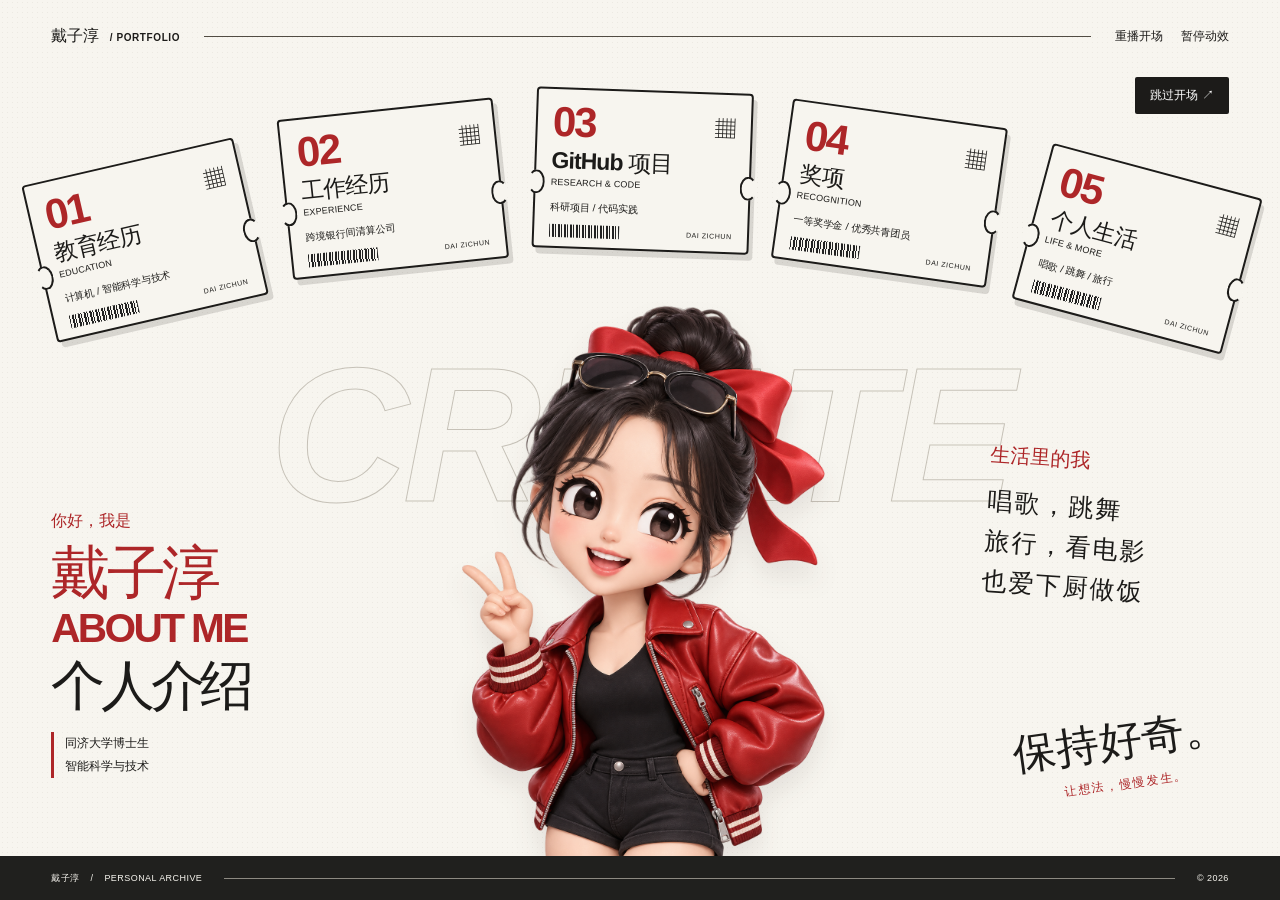
<file: index.html>
<!doctype html>
<html lang="zh-CN">
<head>
  <meta charset="UTF-8"><meta name="viewport" content="width=device-width,initial-scale=1">
  <meta name="description" content="戴子淳的个人主页：教育经历、数据工作、可视化科研项目与生活。">
  <meta name="theme-color" content="#edf1fb"><title>戴子淳 · 个人主页</title>
  <link rel="stylesheet" href="styles.css?v=3"><script src="content.js?v=3" defer></script><script src="app.js?v=3" defer></script>
</head>
<body>
  <header class="masthead"><a class="wordmark" href="#">戴子淳 <span>/ PORTFOLIO</span></a><span class="header-rule"></span><div class="header-actions"><button id="replay">重播开场</button><button class="motion-toggle" aria-pressed="false">暂停动效</button></div></header>
  <main class="cover">
    <nav class="tickets" aria-label="探索个人经历"><a class="ticket" href="#education" data-section="education" style="--i:0"><span class="ticket-top"><b>01</b><span class="ticket-dots" aria-hidden="true">▦</span></span><span class="ticket-title">教育经历</span><span class="ticket-en">EDUCATION</span><span class="ticket-description">计算机 / 智能科学与技术</span><span class="ticket-bottom"><span class="barcode" aria-hidden="true"></span><span>DAI ZICHUN</span></span></a><a class="ticket" href="#experience" data-section="experience" style="--i:1"><span class="ticket-top"><b>02</b><span class="ticket-dots" aria-hidden="true">▦</span></span><span class="ticket-title">工作经历</span><span class="ticket-en">EXPERIENCE</span><span class="ticket-description">跨境银行间清算公司</span><span class="ticket-bottom"><span class="barcode" aria-hidden="true"></span><span>DAI ZICHUN</span></span></a><a class="ticket" href="#projects" data-section="projects" style="--i:2"><span class="ticket-top"><b>03</b><span class="ticket-dots" aria-hidden="true">▦</span></span><span class="ticket-title">GitHub 项目</span><span class="ticket-en">RESEARCH & CODE</span><span class="ticket-description">科研项目 / 代码实践</span><span class="ticket-bottom"><span class="barcode" aria-hidden="true"></span><span>DAI ZICHUN</span></span></a><a class="ticket" href="#awards" data-section="awards" style="--i:3"><span class="ticket-top"><b>04</b><span class="ticket-dots" aria-hidden="true">▦</span></span><span class="ticket-title">奖项</span><span class="ticket-en">RECOGNITION</span><span class="ticket-description">一等奖学金 / 优秀共青团员</span><span class="ticket-bottom"><span class="barcode" aria-hidden="true"></span><span>DAI ZICHUN</span></span></a><a class="ticket" href="#life" data-section="life" style="--i:4"><span class="ticket-top"><b>05</b><span class="ticket-dots" aria-hidden="true">▦</span></span><span class="ticket-title">个人生活</span><span class="ticket-en">LIFE & MORE</span><span class="ticket-description">唱歌 / 跳舞 / 旅行</span><span class="ticket-bottom"><span class="barcode" aria-hidden="true"></span><span>DAI ZICHUN</span></span></a></nav>
    <div class="backdrop-word" aria-hidden="true">CREATE</div>
    <section class="cover-title" aria-labelledby="name"><p>你好，我是</p><h1 id="name">戴子淳<span>ABOUT ME</span><strong>个人介绍</strong></h1><div class="cover-meta">同济大学博士生<br>智能科学与技术</div></section>
    <div class="character-stage"><div class="character-motion"><img class="character" src="assets/character-v2.png" alt="戴子淳的红黑穿搭潮玩风3D人物，黑发红蝴蝶结与头戴墨镜" fetchpriority="high"></div><div class="character-caption" aria-live="polite"></div></div>
    <aside class="handwritten"><h2>生活里的我</h2><p>唱歌，跳舞<br>旅行，看电影<br>也爱下厨做饭</p></aside>
    <div class="cover-signature"><span>保持好奇。</span><small>让想法，慢慢发生。</small></div>
    <button id="skip-intro" hidden>跳过开场 ↗</button>
  </main>
  <footer><span>戴子淳 <span class="footer-separator">/</span> PERSONAL ARCHIVE</span><span class="footer-rule"></span><span>© <span id="year"></span></span></footer>
  <dialog id="detail" aria-labelledby="detail-title"><div class="detail-toolbar"><span class="detail-brand">Z·C <span>PERSONAL NOTES</span></span><button class="close-button" aria-label="关闭详情">关闭 <span aria-hidden="true">×</span></button></div><div class="detail-body"><p id="detail-kicker" class="eyebrow"></p><h2 id="detail-title"></h2><p id="detail-subtitle"></p><div id="detail-content"></div></div><div class="detail-footer"><span id="detail-page"></span><button id="next-section">下一章 <span aria-hidden="true">→</span></button></div></dialog>
</body></html>
</file>
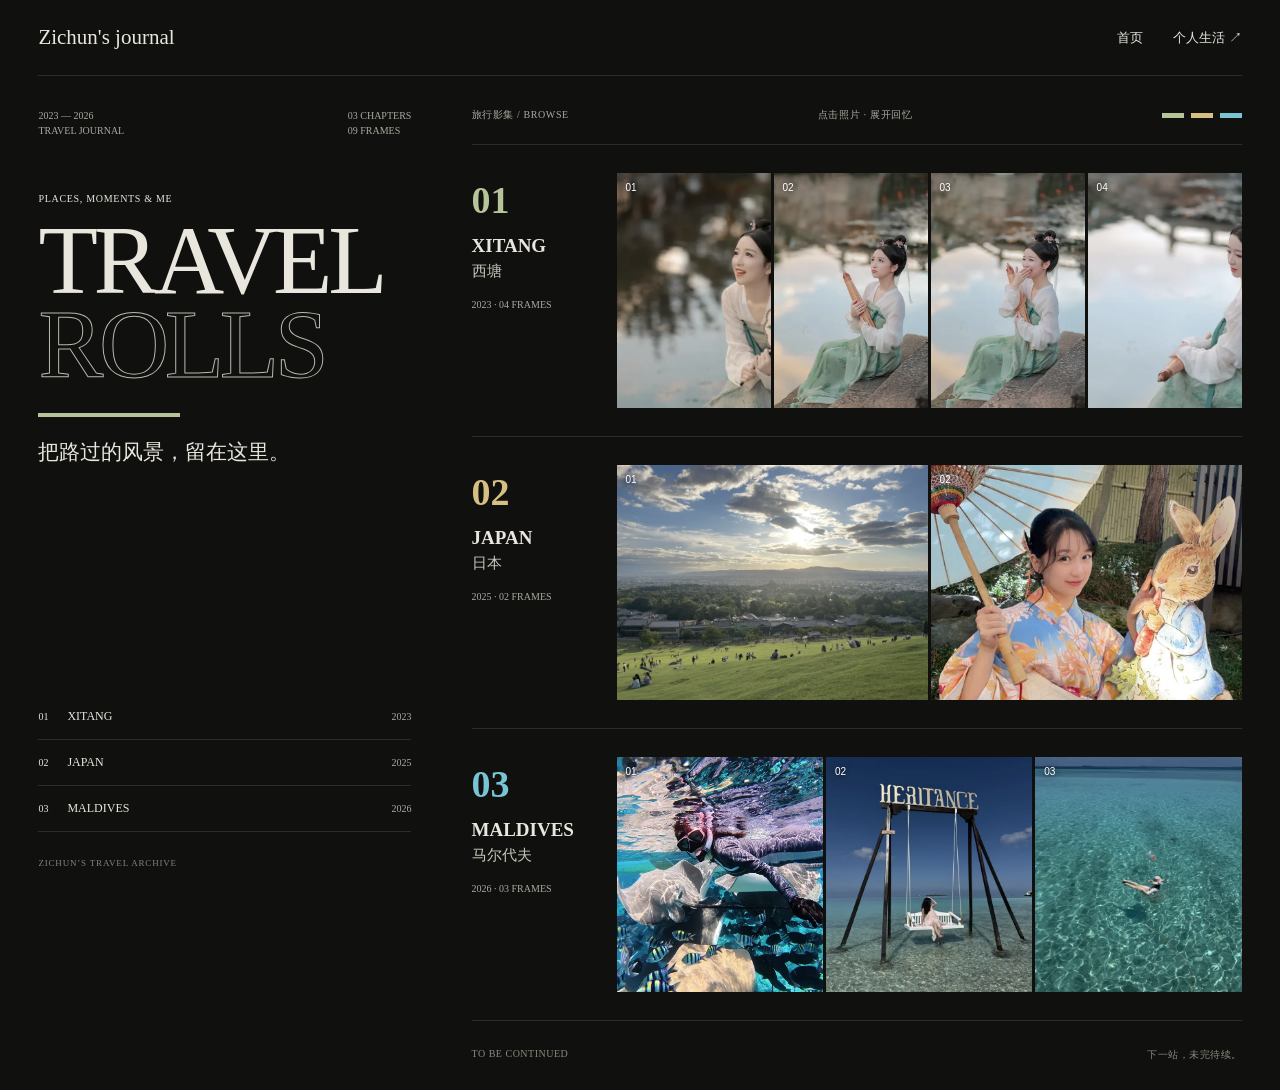
<file: travel.html>
<!doctype html>
<html lang="zh-CN"><head><meta charset="UTF-8"><meta name="viewport" content="width=device-width,initial-scale=1"><meta name="theme-color" content="#10110f"><meta name="description" content="戴子淳的旅行影集：西塘、日本、马尔代夫。"><title>旅行影集 · 戴子淳</title><link rel="stylesheet" href="travel.css"><script src="travel-data.js" defer></script><script src="travel.js" defer></script></head>
<body><header class="album-header"><a class="album-brand" href="index.html">Zichun's journal</a><nav aria-label="网站导航"><a href="index.html">首页</a><a href="index.html#life">个人生活 ↗</a></nav></header>
<main class="album-layout"><aside class="album-intro"><div class="intro-meta"><span>2023 — 2026<br>TRAVEL JOURNAL</span><span>03 CHAPTERS<br>09 FRAMES</span></div><div class="album-title"><p class="overline">PLACES, MOMENTS & ME</p><h1>TRAVEL<br><span>ROLLS</span></h1><div class="title-rule"></div><p class="album-subtitle">把路过的风景，留在这里。</p></div><nav id="chapter-nav" aria-label="旅行地点"></nav><span class="album-credit">ZICHUN’S TRAVEL ARCHIVE</span></aside>
<section class="album-browse" aria-label="按地点浏览照片"><div class="browse-heading"><span>旅行影集 / BROWSE</span><span>点击照片 · 展开回忆</span><div class="color-index" aria-hidden="true"><i></i><i></i><i></i></div></div><div id="chapters"></div><div class="album-end"><span>TO BE CONTINUED</span><span>下一站，未完待续。</span></div></section></main>
<dialog id="photo-viewer" aria-label="旅行照片查看器"><div class="viewer-toolbar"><span id="viewer-location"></span><button id="viewer-close" aria-label="关闭照片">关闭 ×</button></div><div class="viewer-stage"><button id="photo-prev" aria-label="上一张照片">←</button><figure><img id="viewer-image" alt=""><figcaption><span id="viewer-caption"></span><span id="viewer-counter" aria-live="polite"></span></figcaption></figure><button id="photo-next" aria-label="下一张照片">→</button></div><div id="viewer-thumbnails" aria-label="本章照片"></div><p class="viewer-hint">← → 切换照片 <span>ESC 关闭</span></p></dialog></body></html>
</file>
<file: styles.css>
:root{color-scheme:light;--ink:#1c1b19;--muted:#68645d;--blue:#a92526;--line:#cfcbc2;--paper:#f7f5ef;--red:#ad2628;font-family:Arial,"PingFang SC","Microsoft YaHei",sans-serif;color:var(--ink);background:var(--paper);font-synthesis:none}*{box-sizing:border-box}body{margin:0;background:radial-gradient(#4a3b2610 .6px,transparent .6px),#f7f5ef;background-size:5px 5px}a{color:inherit}button{font:inherit;cursor:pointer;color:inherit}button:focus-visible,a:focus-visible{outline:3px solid var(--red);outline-offset:6px}button,a{-webkit-tap-highlight-color:transparent}.masthead{height:72px;display:flex;align-items:center;gap:24px;padding:0 4%;max-width:1600px;margin:auto}.wordmark{font-size:16px;font-weight:900;text-decoration:none;white-space:nowrap}.wordmark span{font-size:10px;letter-spacing:.06em;margin-left:6px}.header-rule{height:1px;background:#514c43;flex:1}.header-actions{display:flex;gap:18px}.header-actions button{background:none;border:0;padding:7px 0;font-size:12px}.header-actions button:hover{color:var(--red)}.cover{height:calc(100svh - 116px);min-height:650px;max-height:1000px;max-width:1600px;margin:auto;position:relative;overflow:hidden;padding:0 4%;isolation:isolate}.tickets{position:relative;z-index:4;display:flex;gap:2%;padding-top:18px;align-items:flex-start;perspective:1000px}.ticket{--rot:0deg;--drop:0px;background:var(--paper);width:18.4%;min-width:0;border:2px solid var(--ink);border-radius:4px;box-shadow:4px 6px 0 #24211c25;transform:translateY(var(--drop)) rotate(var(--rot));text-decoration:none;padding:12px 15px 9px;position:relative;display:flex;flex-direction:column;transition:transform .3s cubic-bezier(.2,.8,.2,1),box-shadow .3s,background .3s;transform-origin:50% 90%}.ticket::before,.ticket::after{content:"";position:absolute;width:13px;height:20px;border:2px solid var(--ink);background:var(--paper);top:52%;border-radius:50%;z-index:1}.ticket::before{left:-8px;border-left-color:transparent}.ticket::after{right:-8px;border-right-color:transparent}.ticket:nth-child(1){--rot:-13deg;--drop:68px}.ticket:nth-child(2){--rot:-6deg;--drop:18px}.ticket:nth-child(3){--rot:2deg;--drop:0px}.ticket:nth-child(4){--rot:8deg;--drop:22px}.ticket:nth-child(5){--rot:15deg;--drop:76px}.ticket:hover,.ticket:focus-visible{transform:translateY(calc(var(--drop) - 14px)) rotate(calc(var(--rot) - 3deg)) scale(1.055);box-shadow:7px 10px 0 #ad26282a;background:#fffdf8;z-index:5}.ticket-top{display:flex;justify-content:space-between;align-items:center;line-height:1}.ticket-top b{font-size:42px;letter-spacing:-2px;color:var(--red);font-weight:900}.ticket-dots{font-size:20px}.ticket-title{font-weight:900;font-size:23px;line-height:1.35;letter-spacing:-.04em;margin-top:2px;white-space:nowrap}.ticket-en{font-size:9px;line-height:1.5;letter-spacing:.02em}.ticket-description{font-size:10px;margin-top:9px;line-height:1.5;min-height:15px}.ticket-bottom{display:flex;gap:10px;justify-content:space-between;align-items:center;padding-top:10px;font-size:7px;letter-spacing:.08em}.barcode{height:13px;width:70px;background:repeating-linear-gradient(90deg,#222 0px,#222 1px,transparent 1px,transparent 3px,#222 3px,#222 5px,transparent 5px,transparent 6px);display:block}.backdrop-word{position:absolute;z-index:-1;top:34%;left:50%;transform:translateX(-50%);font-size:clamp(110px,15vw,225px);font-family:Impact,"Arial Narrow",sans-serif;font-weight:900;font-style:italic;letter-spacing:-.03em;color:transparent;-webkit-text-stroke:1px #bab5aa;line-height:1;white-space:nowrap;opacity:.8}.cover-title{position:absolute;left:4%;bottom:10%;z-index:3}.cover-title>p{font-size:16px;font-weight:800;margin:0 0 12px;color:var(--red)}h1{font-size:clamp(39px,4.6vw,70px);margin:0;line-height:1;letter-spacing:-.06em;font-weight:1000;color:var(--red)}h1 span{display:block;font-size:.69em;letter-spacing:-.065em;margin:5px 0 9px}h1 strong{display:block;color:var(--ink);font-size:.92em;letter-spacing:-.08em}.cover-meta{font-size:12px;line-height:1.9;margin-top:20px;border-left:3px solid var(--red);padding-left:11px}.character-stage{position:absolute;left:50%;bottom:-35px;transform:translateX(-50%);width:51%;height:75%;z-index:2;pointer-events:none}.character-motion{height:100%;width:100%;transform-origin:50% 100%;animation:idle 7s ease-in-out infinite;transition:transform .45s}.character{height:100%;width:100%;object-fit:contain;object-position:bottom;transform-origin:50% 80%;transition:transform .4s cubic-bezier(.2,.8,.2,1);filter:drop-shadow(0 15px 12px #31211d18)}.character-caption{position:absolute;top:18%;left:50%;transform:translate(-50%,-100%);padding:9px 15px;border:1.5px solid #29231e;border-radius:2px;background:#fffdf5;font-size:13px;font-weight:700;white-space:nowrap;opacity:0;transition:opacity .2s}.character-caption.visible{opacity:1}.handwritten{position:absolute;right:6%;top:48%;width:17%;z-index:3;transform:rotate(4deg);font-family:"Kaiti SC",STKaiti,KaiTi,cursive}.handwritten h2{font:800 20px Arial,"PingFang SC",sans-serif;color:var(--red);margin:0 0 14px}.handwritten p{font-size:25px;line-height:1.6;margin:0;letter-spacing:.08em}.cover-signature{position:absolute;right:4%;bottom:8%;transform:rotate(-8deg);z-index:3;text-align:center}.cover-signature span{font-family:"Kaiti SC",STKaiti,KaiTi,cursive;font-size:43px;font-weight:600;display:block}.cover-signature small{display:block;color:var(--red);font-size:12px;letter-spacing:.15em;margin-top:6px}footer{height:44px;background:#20201e;color:#f7f5ef;display:flex;align-items:center;gap:22px;padding:0 4%;font-size:9px;letter-spacing:.05em}.footer-separator{margin:0 8px}.footer-rule{height:1px;flex:1;background:#8d8a82}#skip-intro{position:absolute;right:4%;top:5px;z-index:8;background:var(--ink);color:white;border:0;border-radius:2px;padding:10px 15px;font-size:12px}.cover.entering .character-stage{z-index:6}.entering .character-motion{animation:arrival 4.8s cubic-bezier(.22,.7,.3,1) both}.paused *{animation-play-state:paused!important}.eyebrow{font-size:12px;font-weight:600;letter-spacing:.15em;color:var(--red);margin:0 0 12px}@keyframes arrival{0%{transform:translateY(14%) scale(.8);opacity:0}15%{opacity:1}38%,56%{transform:translateY(-6%) scale(1.32) rotate(-5deg)}78%{transform:translateY(1%) scale(.98) rotate(1deg)}100%{transform:none;opacity:1}}@keyframes idle{0%,100%{transform:translateY(0)}50%{transform:translateY(-5px)}}@keyframes reveal{from{opacity:0;transform:translateY(18px)}to{opacity:1;transform:none}}
dialog{padding:0;width:min(880px,calc(100% - 40px));max-height:90dvh;border:1px solid #fff;border-radius:22px;background:var(--paper);color:var(--ink);box-shadow:0 30px 100px #1d30442e}dialog::backdrop{background:#23364e5c;backdrop-filter:blur(9px)}dialog[open]{animation:reveal .35s ease-out}.detail-toolbar{display:flex;align-items:center;justify-content:space-between;padding:21px 32px;border-bottom:1px solid #e2e6ed;position:sticky;top:0;background:#f8f9fcf5;z-index:5}.detail-brand{font-size:20px;font-weight:700}.detail-brand span{font-size:10px;letter-spacing:.13em;margin-left:16px;color:#8591a3;font-weight:400}.close-button{background:transparent;border:0;display:flex;align-items:center;gap:15px;font-size:13px;padding:5px}.close-button span{font-size:27px;font-weight:400}.detail-body{padding:36px 48px 25px}.detail-body h2{font-size:38px;font-weight:500;letter-spacing:.03em;margin:0 0 12px}#detail-subtitle{font-size:15px;color:var(--muted);margin:0 0 34px;line-height:1.8}.timeline-item{display:grid;grid-template-columns:124px 1fr;gap:22px;padding:0 0 27px;margin:0 0 27px;border-bottom:1px solid #dce2ec}.timeline-item:last-child{margin-bottom:0}.date{font-size:13px;color:var(--blue);padding-top:4px;line-height:1.7}.item-title{font-size:19px;margin:0 0 8px;font-weight:500;line-height:1.6}.item-description{font-size:15px;color:var(--muted);margin:0;line-height:1.9}.tag-list{display:flex;flex-wrap:wrap;gap:8px;margin-top:14px}.tag{background:#e8edf7;border-radius:5px;padding:5px 9px;font-size:12px;color:#53698c}.work-stats{display:grid;grid-template-columns:repeat(3,1fr);gap:12px;margin:23px 0}.stat{background:#e8edf7;padding:22px 14px;border-radius:12px}.stat strong{display:block;font-size:29px;font-weight:500;color:var(--blue);margin-bottom:5px}.stat span{font-size:12px;color:var(--muted)}.work-list{padding-left:20px;font-size:15px;line-height:1.9;color:var(--muted)}.work-list li{padding:7px 0}.project-card{border:1px solid #d9e1ee;border-radius:14px;padding:24px;margin-bottom:16px;background:#fff}.project-top{display:flex;align-items:center;justify-content:space-between;gap:15px;font-size:12px;color:#7a88a0;margin-bottom:15px}.project-card h3{font-size:20px;line-height:1.6;font-weight:500;margin:0 0 12px}.project-card p{font-size:15px;line-height:1.9;color:var(--muted);margin:0}.project-link{display:inline-flex;gap:20px;align-items:center;text-decoration:none;background:var(--ink);color:white;padding:10px 16px;border-radius:7px;margin-top:20px;font-size:14px}.project-link:hover{background:var(--blue)}.project-note{display:block;font-size:12px;color:#7a88a0;margin-top:18px}.awards-grid{display:grid;grid-template-columns:1fr 1fr;gap:18px}.award-card{border-radius:14px;background:#eee5cd;padding:27px}.award-card:nth-child(2){background:#e3eaf8}.award-mark{font-size:40px;color:#947a37;display:block;margin-bottom:28px}.award-card:nth-child(2) .award-mark{color:#647cad}.award-card h3{font-size:21px;font-weight:500;margin:10px 0;line-height:1.6}.award-card p{font-size:14px;color:var(--muted);line-height:1.8;margin:0}.award-card .date{font-size:12px}.secondary-awards{margin-top:26px;font-size:15px;color:var(--muted);line-height:2}.life-layout{display:grid;grid-template-columns:180px 1fr;gap:28px;align-items:start}.life-photo{width:100%;border-radius:90px 90px 14px 14px;aspect-ratio:3/4;object-fit:cover}.life-copy h3{font-size:23px;font-weight:500;margin:9px 0 12px;line-height:1.6}.life-copy p{font-size:15px;line-height:1.9;color:var(--muted)}.life-interests{display:grid;grid-template-columns:repeat(3,1fr);gap:12px;margin-top:27px}.interest{border:1px solid #dbe2ee;border-radius:10px;padding:20px 12px;text-align:center;font-size:15px;background:white}.interest span{display:block;font-size:11px;color:#8490a2;margin-top:6px;letter-spacing:.05em}.detail-footer{display:flex;justify-content:space-between;align-items:center;border-top:1px solid #e2e6ed;padding:20px 32px;font-size:12px;color:#7b879a}.detail-footer button{border:0;background:transparent;display:flex;gap:24px;align-items:center;font-size:14px;color:var(--blue)}
/* Detail panels carry the same paper, ink and red palette as the cover. */
dialog{border:2px solid #25211d;border-radius:6px;background:var(--paper)}dialog::backdrop{background:#26211970;backdrop-filter:blur(5px)}.detail-toolbar{background:#f7f5eff5;border-color:#d5cfc3}.detail-brand span{color:#827b70}.tag{background:#ede7df;color:#6e5149}.work-stats .stat{background:#eee6db}.project-card{border-color:#d7cec1;border-radius:5px;background:#fffdf8}.award-card{border-radius:5px;background:#eee2ce}.award-card:nth-child(2){background:#efdad3}.award-card:nth-child(2) .award-mark{color:var(--red)}.interest{border-radius:4px;background:#fffdf8;border-color:#d7cec1}.detail-body h2{font-weight:800}.timeline-item{border-color:#d7cec1}.detail-footer{border-color:#d7cec1}.project-link{border-radius:2px}
@media(min-width:1400px){.ticket{padding:16px 19px 12px}.ticket-top b{font-size:52px}.ticket-title{font-size:28px}.ticket-description{font-size:12px}.ticket-en{font-size:10px}.ticket-bottom{font-size:9px}.character-stage{height:77%}.cover{min-height:720px}}
@media(max-width:1000px) and (min-width:651px){.cover{min-height:590px}.ticket{padding:9px}.ticket-top b{font-size:32px}.ticket-title{font-size:19px}.ticket-description{font-size:9px}.ticket-bottom{gap:4px;font-size:6px}.barcode{width:40px}.handwritten p{font-size:21px}.handwritten h2{font-size:17px}.cover-title{bottom:12%}.cover-signature span{font-size:33px}.character-stage{width:55%;height:72%}}
@media(max-width:650px){.masthead{height:64px;padding:0 5%;gap:12px}.wordmark{font-size:14px}.wordmark span{font-size:8px}.header-actions{gap:10px}.header-actions button{font-size:10px}.header-rule{display:none}.header-actions{margin-left:auto}.cover{height:auto;min-height:1010px;padding:0 5%;overflow:hidden}.tickets{display:grid;grid-template-columns:repeat(6,1fr);gap:17px 12px;padding-top:25px}.ticket{width:auto;grid-column:span 2;padding:9px 9px 8px}.ticket:nth-child(1){--rot:-8deg;--drop:17px}.ticket:nth-child(2){--rot:0deg;--drop:0px}.ticket:nth-child(3){--rot:8deg;--drop:17px}.ticket:nth-child(4){grid-column:2 / span 2;--rot:-5deg;--drop:22px}.ticket:nth-child(5){grid-column:4 / span 2;--rot:6deg;--drop:22px}.ticket-top b{font-size:31px}.ticket-title{font-size:16px;white-space:normal;letter-spacing:-.05em}.ticket-en{font-size:7px}.ticket-description{font-size:9px;min-height:27px;margin-top:6px}.ticket-bottom{padding-top:6px;font-size:5px;gap:4px}.barcode{width:33px;height:10px}.ticket::before,.ticket::after{width:10px;height:15px}.ticket::before{left:-6px}.ticket::after{right:-6px}.backdrop-word{top:40%;font-size:103px}.character-stage{width:100%;height:490px;bottom:155px}.cover-title{left:5%;bottom:26px}.cover-title>p{font-size:12px;margin-bottom:8px}h1{font-size:36px}.cover-meta{font-size:10px;margin-top:10px}.handwritten{right:5%;top:auto;bottom:135px;width:32%}.handwritten h2{font-size:15px;margin-bottom:6px}.handwritten p{font-size:19px;line-height:1.45}.cover-signature{right:5%;bottom:40px}.cover-signature span{font-size:30px}.cover-signature small{font-size:9px}.character-caption{top:15%;font-size:11px}footer{font-size:8px;padding:0 5%;gap:12px}.entering .character-motion{animation-name:arrival-mobile}#skip-intro{top:360px;font-size:10px}.detail-toolbar{padding:15px 20px}.detail-brand span{font-size:9px}.detail-body{padding:28px 22px}.detail-body h2{font-size:31px}.timeline-item{grid-template-columns:1fr;gap:7px;padding-bottom:22px;margin-bottom:22px}.item-title{font-size:18px}.work-stats{gap:7px}.stat{padding:15px 10px}.stat strong{font-size:25px}.stat span{font-size:11px}.project-card{padding:20px}.awards-grid{grid-template-columns:1fr}.award-mark{margin-bottom:15px}.life-layout{grid-template-columns:110px 1fr;gap:17px}.life-copy h3{font-size:20px;margin-top:0}.life-copy p{font-size:14px}.life-interests{gap:8px}.interest{font-size:14px;padding:17px 8px}.detail-footer{padding:18px 22px}dialog{width:calc(100% - 20px);max-height:94dvh}}
@keyframes arrival-mobile{0%{opacity:0;transform:translateY(10%) scale(.8)}30%,55%{opacity:1;transform:translateY(-3%) scale(1.13) rotate(-4deg)}100%{opacity:1;transform:none}}
@media(prefers-reduced-motion:reduce){*,*::before,*::after{animation:none!important;transition:none!important;scroll-behavior:auto!important}}

.travel-preview{margin-top:26px;display:flex;align-items:center;gap:22px;background:#10110f;color:#e9e6dd;text-decoration:none;padding:14px;min-height:120px}.travel-preview img{width:105px;height:105px;object-fit:cover}.travel-preview>span{display:flex;flex-direction:column;gap:9px}.travel-preview small{font-size:10px;color:#9bafa7;letter-spacing:.08em}.travel-preview strong{font-size:24px;font-weight:500}.travel-preview em{font-size:12px;font-style:normal;color:#c5c7ba}.travel-preview>b{font-size:26px;font-weight:400;margin-left:auto;padding:12px}.travel-preview:hover{background:#222820}.travel-interest{text-decoration:none;border-color:#74857b!important}.travel-interest:hover{background:#e3e9e0}@media(max-width:650px){.travel-preview{gap:15px}.travel-preview img{width:75px;height:95px}.travel-preview strong{font-size:21px}.travel-preview small{font-size:8px}.travel-preview em{font-size:10px}.travel-preview>b{padding:0;font-size:21px}.travel-interest span{font-size:8px}}
</file>
<file: travel.css>
:root{color-scheme:dark;--paper:#e9e6dd;--muted:#aaa99f;--line:#2b2d27;--accent:#b6c49a;font-family:Georgia,'Songti SC','STSong',serif;background:#10110f;color:var(--paper)}*{box-sizing:border-box}body{margin:0}button,a{-webkit-tap-highlight-color:transparent}a{color:inherit;text-decoration:none}button{font:inherit;color:inherit;cursor:pointer}button:focus-visible,a:focus-visible{outline:2px solid #dfc98c;outline-offset:5px}.album-header{height:76px;margin:0 3%;display:flex;align-items:center;justify-content:space-between;border-bottom:1px solid var(--line)}.album-brand{font-size:21px}.album-header nav{display:flex;gap:30px;font:13px Arial,'PingFang SC',sans-serif}.album-header nav a:hover{color:#77c5d4}.album-layout{display:grid;grid-template-columns:31% 1fr;gap:5%;padding:32px 3% 28px;max-width:1800px;margin:auto}.album-intro{position:sticky;top:28px;align-self:start;height:calc(100svh - 140px);min-height:540px;display:flex;flex-direction:column}.intro-meta{display:flex;justify-content:space-between;font-size:10px;line-height:1.5;color:var(--muted)}.album-title{margin-top:55px}.overline{font-size:10px;letter-spacing:.07em;margin:0 0 15px}h1{font-size:clamp(58px,7.6vw,134px);letter-spacing:-.045em;line-height:.86;margin:0;font-weight:500}h1 span{color:transparent;-webkit-text-stroke:1px #b9b9ad}.title-rule{width:38%;height:4px;background:var(--accent);margin-top:27px}.album-subtitle{font-family:'Songti SC',serif;font-size:21px;line-height:1.7;margin:18px 0 30px}#chapter-nav{margin-top:auto}#chapter-nav a{display:flex;gap:19px;align-items:baseline;padding:15px 0;border-bottom:1px solid var(--line);font-size:12px;transition:color .2s,padding .2s}#chapter-nav a:hover{color:var(--chapter);padding-left:6px}#chapter-nav a span:first-child{font-size:10px}#chapter-nav a small{margin-left:auto;font-size:10px;color:var(--muted)}.album-credit{font-size:9px;color:#828478;margin-top:26px;letter-spacing:.09em}.album-browse{min-width:0}.browse-heading{display:flex;gap:20px;align-items:center;justify-content:space-between;border-bottom:1px solid var(--line);padding-bottom:22px;color:var(--muted);font-size:10px;letter-spacing:.06em}.browse-heading>span:nth-child(2){font-family:Arial,'PingFang SC',sans-serif}.color-index{display:flex;gap:7px}.color-index i{width:22px;height:5px;background:#b6c49a}.color-index i:nth-child(2){background:#d6bf82}.color-index i:nth-child(3){background:#77c5d4}.roll{display:grid;grid-template-columns:125px minmax(0,1fr);gap:20px;padding:28px 0;border-bottom:1px solid var(--line);scroll-margin-top:30px}.roll-label{padding-top:8px}.roll-number{font-size:38px;line-height:1;color:var(--chapter);font-weight:700}.roll h2{font-size:19px;font-weight:600;margin:16px 0 5px;overflow-wrap:anywhere}.roll-place{font-size:15px;margin:0 0 13px;color:#c7c5ba}.roll-meta{font-size:10px;line-height:1.7;color:var(--muted)}.filmstrip{display:flex;gap:3px;height:235px;min-width:0;align-self:center}.frame{position:relative;min-width:0;flex:1;border:0;padding:0;background:#22251f;overflow:hidden;transition:flex .45s cubic-bezier(.2,.7,.2,1),filter .3s}.frame img{width:100%;height:100%;object-fit:cover;display:block;transition:transform .55s,filter .3s;filter:saturate(.86)}.frame:hover,.frame:focus-visible{flex:2.15}.frame:hover img,.frame:focus-visible img{filter:saturate(1);transform:scale(1.035)}.frame-label{position:absolute;bottom:0;left:0;right:0;text-align:left;padding:36px 12px 12px;background:linear-gradient(transparent,#000b);font:11px Arial,'PingFang SC',sans-serif;opacity:0;transition:opacity .3s;white-space:nowrap}.frame:hover .frame-label,.frame:focus-visible .frame-label{opacity:1}.frame-index{position:absolute;left:9px;top:9px;color:white;font:10px Arial,sans-serif;text-shadow:0 1px 6px black}.album-end{display:flex;justify-content:space-between;gap:20px;padding-top:27px;font-size:10px;color:#888b7d;letter-spacing:.05em}#photo-viewer{border:0;padding:22px 30px;background:#10110f;color:var(--paper);width:100%;height:100dvh;max-width:none;max-height:none;margin:0;overflow-y:auto}#photo-viewer::backdrop{background:#080908}.viewer-toolbar{display:flex;justify-content:space-between;align-items:center;font-size:13px;letter-spacing:.04em;height:40px}#viewer-close{border:1px solid #41443b;background:transparent;padding:10px 17px;font:13px Arial,'PingFang SC',sans-serif}.viewer-stage{display:grid;grid-template-columns:45px minmax(0,1fr) 45px;align-items:center;gap:20px;margin-top:15px}.viewer-stage figure{margin:0;min-width:0}#viewer-image{height:calc(100dvh - 240px);min-height:180px;width:100%;object-fit:contain;display:block}.viewer-stage button{width:44px;height:44px;border:1px solid #41443b;border-radius:50%;background:transparent;font-size:22px}.viewer-stage button:hover,#viewer-close:hover{background:#33362e}.viewer-stage figcaption{max-width:1000px;margin:15px auto 0;display:flex;justify-content:space-between;gap:20px;font-size:13px;color:#c7c8bb}#viewer-counter{font-size:11px;color:#a7ab9a}#viewer-thumbnails{display:flex;justify-content:center;gap:9px;margin:20px 0 0}#viewer-thumbnails button{border:2px solid transparent;padding:0;width:65px;height:48px;opacity:.5;background:transparent}#viewer-thumbnails button[aria-current="true"]{opacity:1;border-color:var(--accent)}#viewer-thumbnails img{width:100%;height:100%;object-fit:cover}.viewer-hint{text-align:center;font:10px Arial,'PingFang SC',sans-serif;color:#868c7d;margin:14px 0 0}.viewer-hint span{margin-left:20px}@media(max-width:1000px){.album-layout{gap:4%;grid-template-columns:29% 1fr}.roll{grid-template-columns:97px minmax(0,1fr);gap:12px}.roll h2{font-size:15px}.filmstrip{height:210px}.browse-heading>span:nth-child(2){display:none}.album-subtitle{font-size:18px}.album-title{margin-top:44px}}@media(max-width:650px){.album-header{height:64px;margin:0 5%}.album-brand{font-size:18px}.album-header nav{font-size:12px;gap:18px}.album-layout{display:block;padding:26px 5%}.album-intro{position:static;height:auto;min-height:0}.album-title{margin-top:35px}h1{font-size:92px;max-width:100%;line-height:.85}.album-subtitle{font-size:19px;margin-bottom:22px}.title-rule{margin-top:21px;width:110px}.intro-meta{font-size:10px;justify-content:flex-start;gap:50px}#chapter-nav{display:flex;gap:18px;flex-wrap:wrap;margin-top:0}#chapter-nav a{gap:7px;font-size:11px;padding:12px 0}#chapter-nav a small{display:none}.album-credit{display:none}.album-browse{margin-top:32px}.browse-heading{font-size:9px;padding-bottom:15px}.roll{grid-template-columns:1fr;gap:15px;padding:25px 0;scroll-margin-top:15px}.roll-label{display:flex;align-items:baseline;gap:12px;flex-wrap:wrap;padding:0}.roll-number{font-size:30px}.roll h2{font-size:18px;margin:0}.roll-place{font-size:13px;margin:0}.roll-meta{margin-left:auto;font-size:9px}.filmstrip{height:250px;gap:3px}.frame:hover{flex:1}.frame-label{font-size:10px}.frame-index{font-size:9px}.album-end{font-size:9px}.viewer-toolbar{font-size:11px}#photo-viewer{padding:12px}.viewer-stage{grid-template-columns:30px minmax(0,1fr) 30px;gap:5px;margin-top:20px}.viewer-stage button{width:30px;height:36px;font-size:18px;border-radius:3px}#viewer-image{height:calc(100dvh - 240px)}.viewer-stage figcaption{font-size:11px;line-height:1.7;min-height:40px;gap:7px}#viewer-counter{font-size:10px;white-space:nowrap}#viewer-thumbnails{gap:6px}#viewer-thumbnails button{width:58px;height:45px}}@media(prefers-reduced-motion:reduce){*{transition:none!important;scroll-behavior:auto!important}}
</file>
